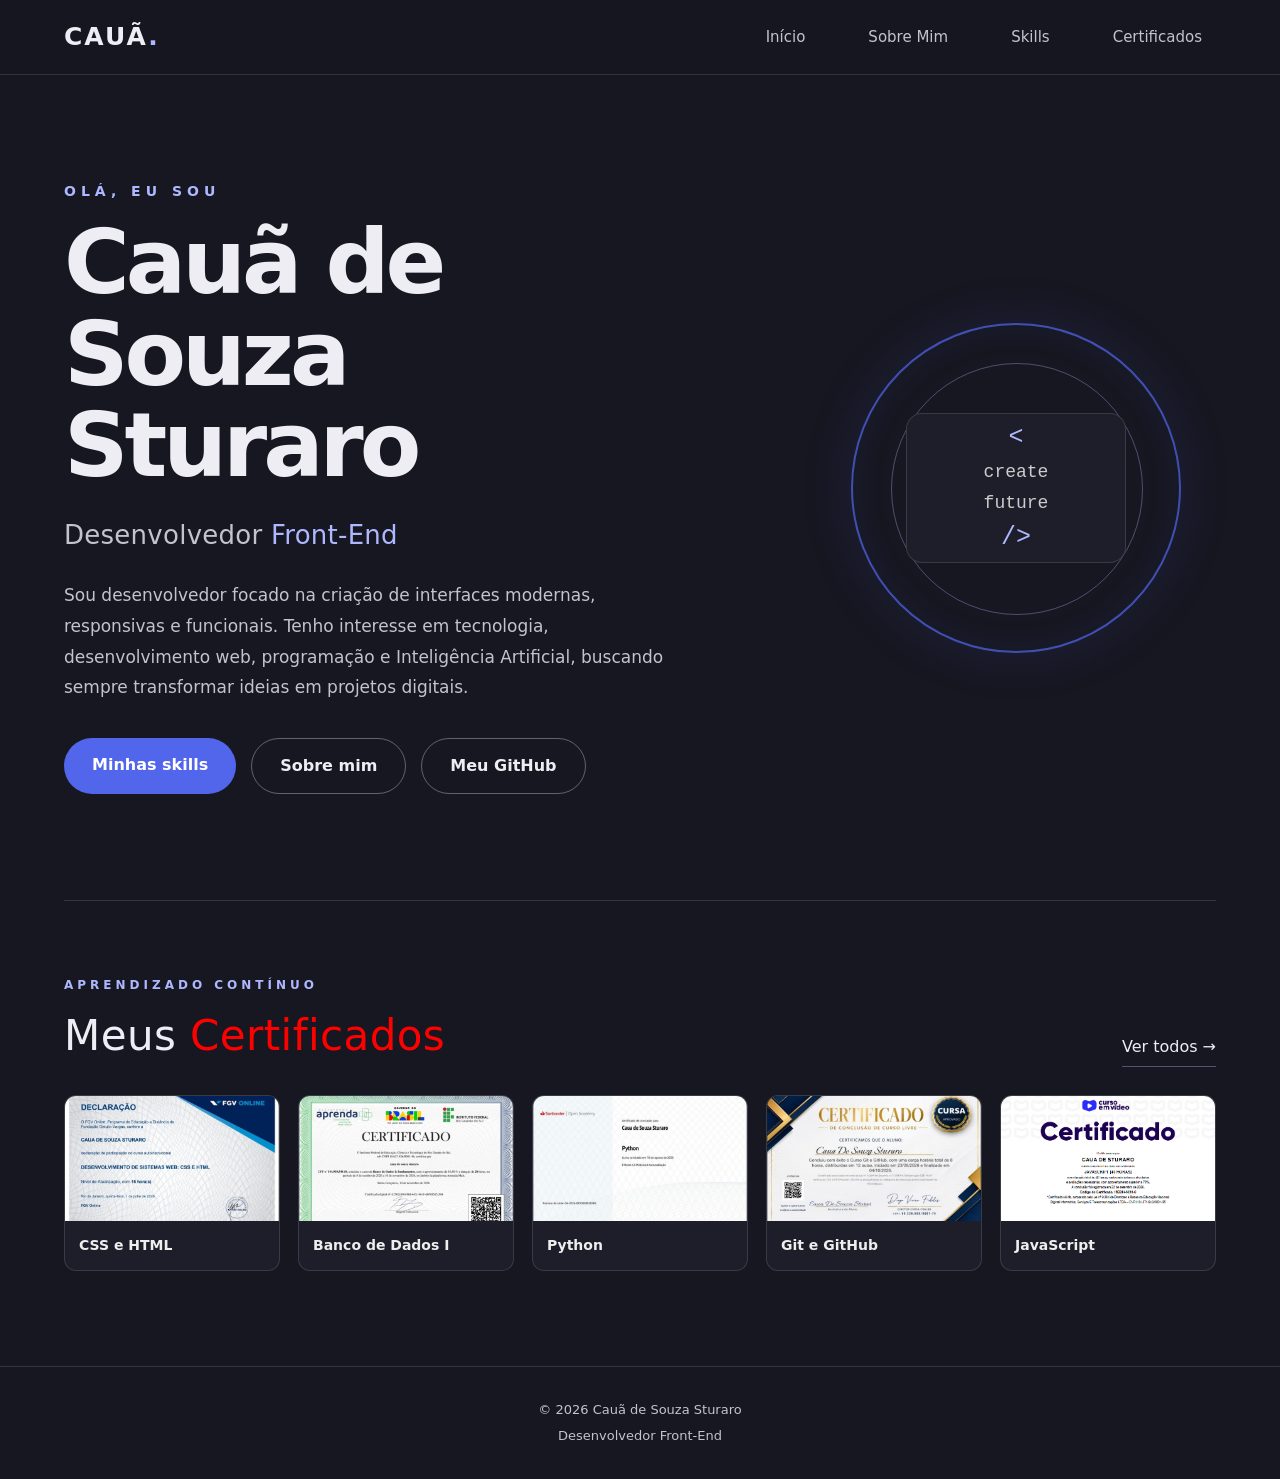
<file: Portifolio caua/index.html>
<!DOCTYPE html>
<html lang="pt-BR">
<head>
    <meta charset="UTF-8">
    <meta name="viewport" content="width=device-width, initial-scale=1.0">

    <title>Cauã de Souza Sturaro | Desenvolvedor Front-End</title>

    <link rel="stylesheet" href="style.css">
</head>

<body>

    <header>
        <nav class="navbar">

            <div class="logo">
                CAUÃ<span>.</span>
            </div>

            <ul class="nav-links">
                <li><a href="#inicio">Início</a></li>
                <li><a href="sobre.html">Sobre Mim</a></li>
                <li><a href="skills.html">Skills</a></li>
                <li><a href="certificados.html">Certificados</a></li>
            </ul>

        </nav>
    </header>


    <main>

        <section class="hero" id="inicio">

            <div class="hero-content">

                <p class="small-title">
                    OLÁ, EU SOU
                </p>

                <h1>
                    Cauã de Souza<br>
                    <span>Sturaro</span>
                </h1>

                <h2>
                    Desenvolvedor <span>Front-End</span>
                </h2>

                <p class="description">
                    Sou desenvolvedor focado na criação de interfaces modernas,
                    responsivas e funcionais. Tenho interesse em tecnologia,
                    desenvolvimento web, programação e Inteligência Artificial,
                    buscando sempre transformar ideias em projetos digitais.
                </p>

                <div class="buttons">
                    <a href="skills.html" class="btn-primary">Minhas skills</a>
                    <a href="sobre.html" class="btn-secondary">Sobre mim</a>
                    <a href="https://github.com/caua-gif11" target="_blank" rel="noopener noreferrer" class="btn-secondary">Meu GitHub</a>
                </div>
            </div>

            <div class="hero-decoration">

                <div class="circle"></div>

                <div class="code-box">
                    <span>&lt;</span>
                    <p>create</p>
                    <p>future</p>
                    <span>/&gt;</span>
                </div>

            </div>

        </section>





        <section class="certificates-preview" aria-labelledby="certificates-title">
            <div class="preview-heading">
                <div>
                    <p>APRENDIZADO CONTÍNUO</p>
                    <h2 id="certificates-title">Meus <span>Certificados</span></h2>
                </div>
                <a href="certificados.html">Ver todos →</a>
            </div>
            <div class="preview-grid">
                <a href="certificados.html" class="preview-card"><img src="certificados/fgv-css-html.jpg" alt="Certificado de CSS e HTML da FGV"><span>CSS e HTML</span></a>
                <a href="certificados.html" class="preview-card"><img src="certificados/banco-de-dados.jpg" alt="Certificado de Banco de Dados I do IFRS"><span>Banco de Dados I</span></a>
                <a href="certificados.html" class="preview-card"><img src="certificados/python-santander.jpg" alt="Certificado de Python do Santander"><span>Python</span></a>
                <a href="certificados.html" class="preview-card"><img src="certificados/git-github.jpg" alt="Certificado de Git e GitHub"><span>Git e GitHub</span></a>
                <a href="certificados.html" class="preview-card"><img src="certificados/javascript-curso-em-video.png" alt="Certificado de JavaScript, 40 horas"><span>JavaScript</span></a>
            </div>
        </section>
    </main>


    <footer>

        <p>
            © 2026 Cauã de Souza Sturaro
        </p>

        <p>
            Desenvolvedor Front-End
        </p>

    </footer>

</body>
</html>
</file>
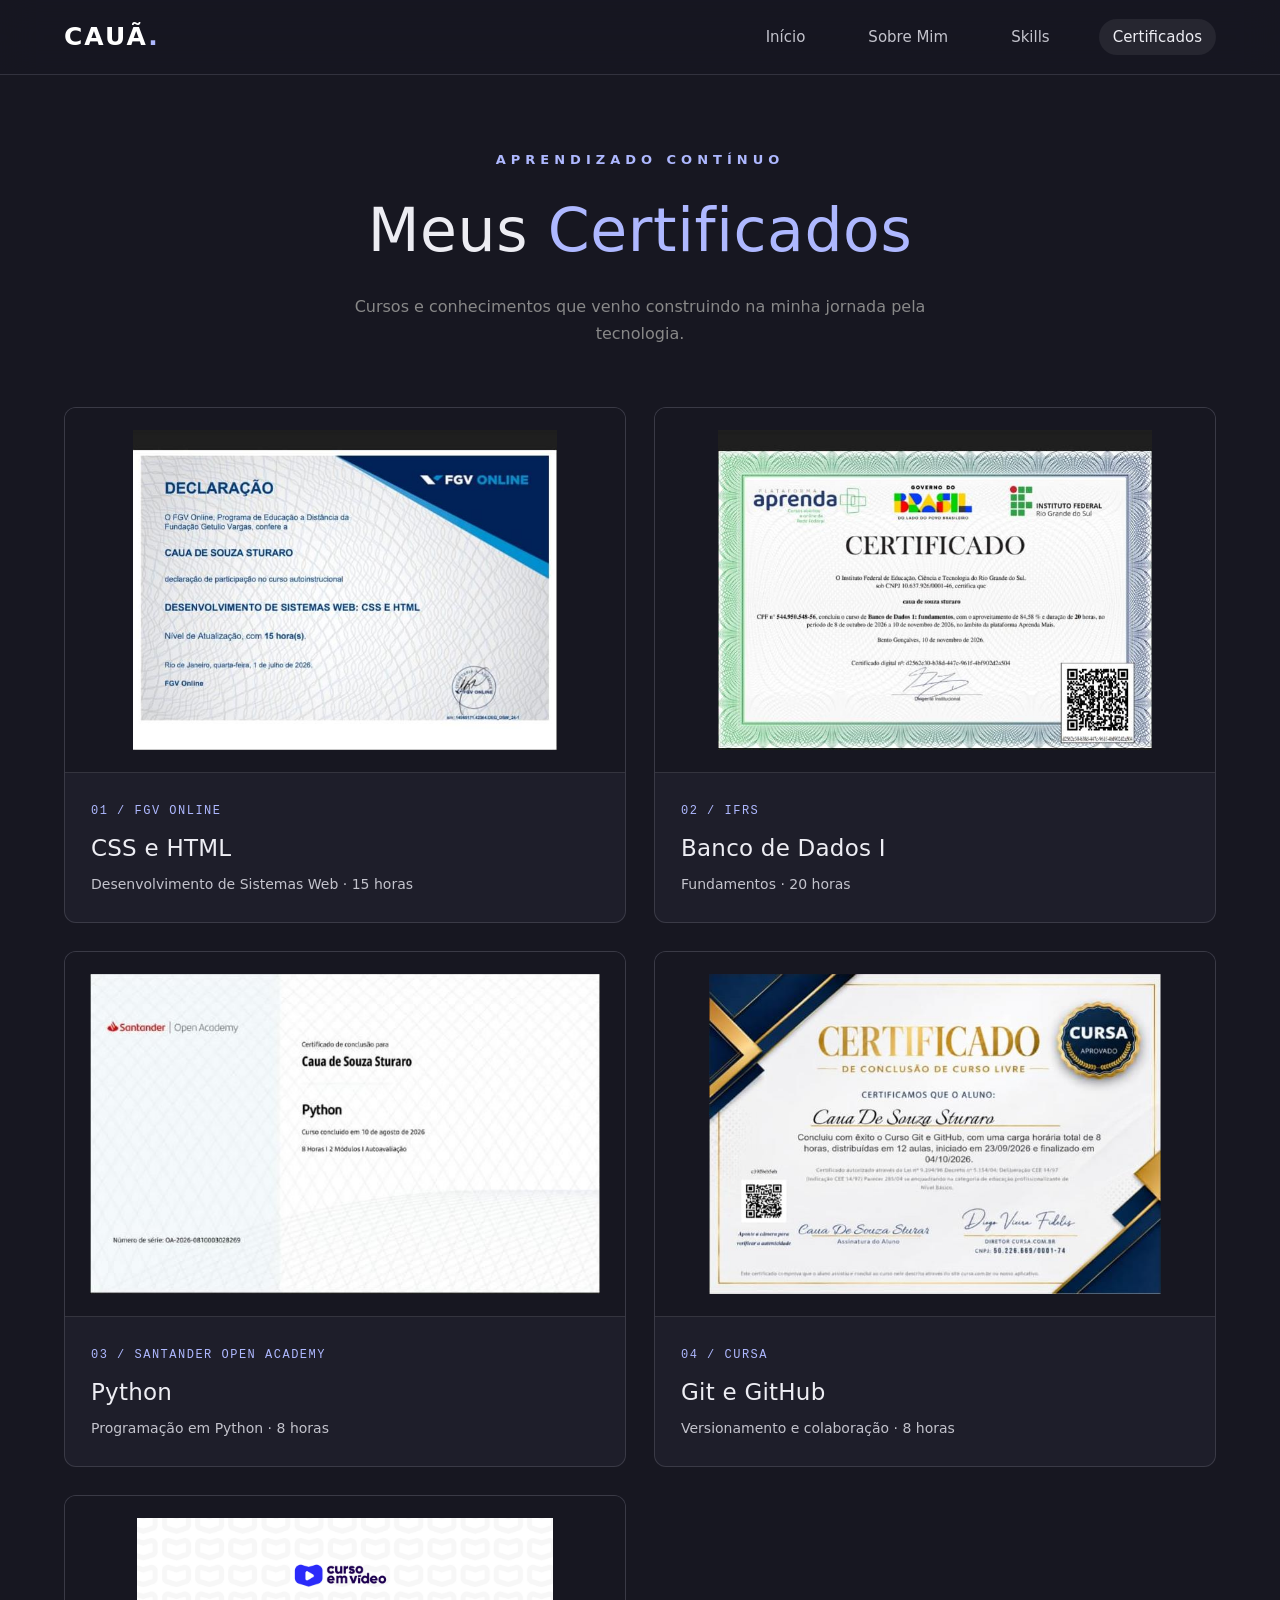
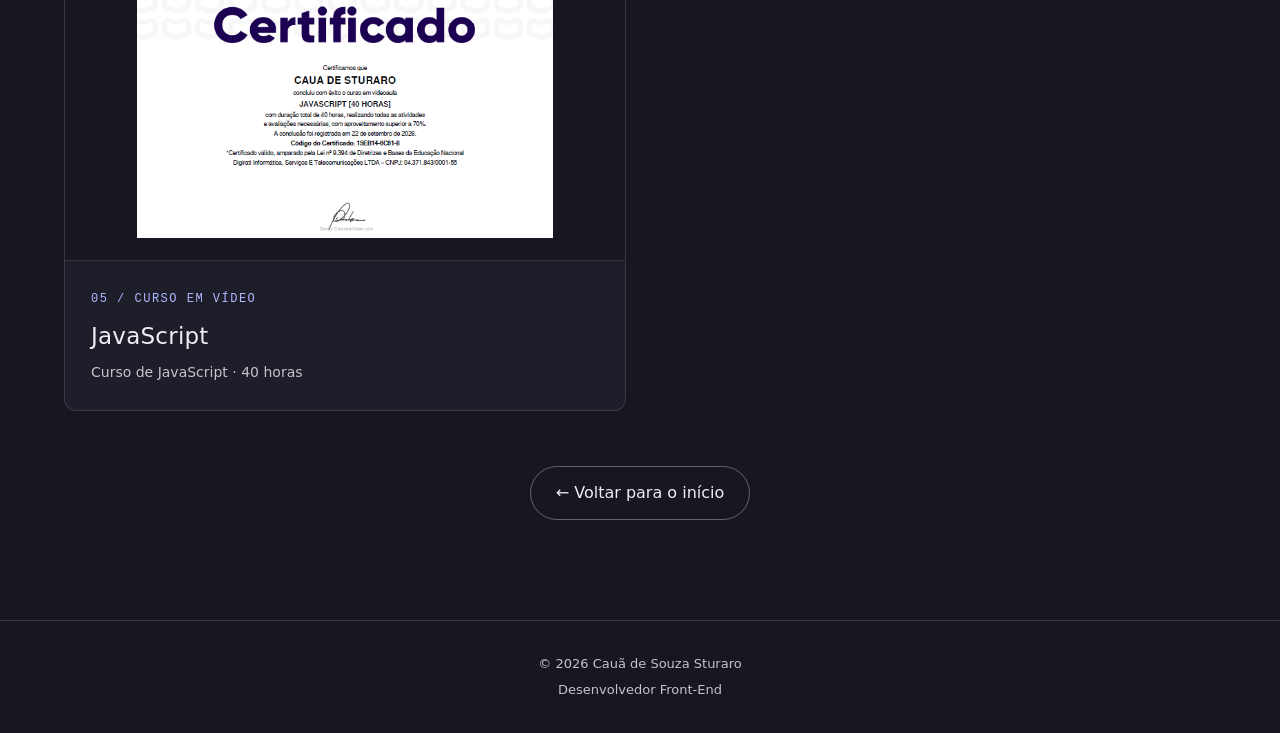
<file: Portifolio caua/certificados.html>
<!DOCTYPE html>
<html lang="pt-BR">
<head>
    <meta charset="UTF-8">
    <meta name="viewport" content="width=device-width, initial-scale=1.0">
    <meta name="description" content="Certificados e cursos concluídos por Cauã de Souza Sturaro.">
    <title>Cauã de Souza Sturaro | Certificados</title>
    <link rel="stylesheet" href="certificados.css">
</head>
<body>
    <header>
        <nav class="navbar" aria-label="Navegação principal">
            <a class="logo" href="index.html">CAUÃ<span>.</span></a>
            <ul class="nav-links">
                <li><a href="index.html">Início</a></li>
                <li><a href="sobre.html">Sobre Mim</a></li>
                <li><a href="skills.html">Skills</a></li>
                <li><a href="certificados.html" class="active" aria-current="page">Certificados</a></li>
            </ul>
        </nav>
    </header>

    <main class="certificates-section">
        <div class="section-title">
            <p>APRENDIZADO CONTÍNUO</p>
            <h1>Meus <span>Certificados</span></h1>
            <p class="subtitle">Cursos e conhecimentos que venho construindo na minha jornada pela tecnologia.</p>
        </div>

        <div class="certificates-grid">
            <article class="certificate-card">
                <a class="certificate-image" href="certificados/fgv-css-html.jpg" target="_blank" rel="noopener" aria-label="Abrir certificado de Desenvolvimento de Sistemas Web: CSS e HTML">
                    <img src="certificados/fgv-css-html.jpg" alt="Certificado FGV Online de Desenvolvimento de Sistemas Web: CSS e HTML">
                    <span class="image-hint">Ampliar certificado ↗</span>
                </a>
                <div class="certificate-info">
                    <span class="certificate-index">01 / FGV ONLINE</span>
                    <h2>CSS e HTML</h2>
                    <p>Desenvolvimento de Sistemas Web · 15 horas</p>
                </div>
            </article>

            <article class="certificate-card">
                <a class="certificate-image" href="certificados/banco-de-dados.jpg" target="_blank" rel="noopener" aria-label="Abrir certificado de Banco de Dados I: fundamentos">
                    <img src="certificados/banco-de-dados.jpg" alt="Certificado do IFRS para o curso Banco de Dados I: fundamentos">
                    <span class="image-hint">Ampliar certificado ↗</span>
                </a>
                <div class="certificate-info">
                    <span class="certificate-index">02 / IFRS</span>
                    <h2>Banco de Dados I</h2>
                    <p>Fundamentos · 20 horas</p>
                </div>
            </article>

            <article class="certificate-card">
                <a class="certificate-image" href="certificados/python-santander.jpg" target="_blank" rel="noopener" aria-label="Abrir certificado de Python">
                    <img src="certificados/python-santander.jpg" alt="Certificado Santander Open Academy de conclusão do curso Python">
                    <span class="image-hint">Ampliar certificado ↗</span>
                </a>
                <div class="certificate-info">
                    <span class="certificate-index">03 / SANTANDER OPEN ACADEMY</span>
                    <h2>Python</h2>
                    <p>Programação em Python · 8 horas</p>
                </div>
            </article>

            <article class="certificate-card">
                <a class="certificate-image" href="certificados/git-github.jpg" target="_blank" rel="noopener" aria-label="Abrir certificado de Git e GitHub">
                    <img src="certificados/git-github.jpg" alt="Certificado Cursa de conclusão do curso Git e GitHub">
                    <span class="image-hint">Ampliar certificado ↗</span>
                </a>
                <div class="certificate-info">
                    <span class="certificate-index">04 / CURSA</span>
                    <h2>Git e GitHub</h2>
                    <p>Versionamento e colaboração · 8 horas</p>
                </div>
            </article>
            <article class="certificate-card">
                <a class="certificate-image" href="certificados/javascript-curso-em-video-40-horas.pdf" target="_blank" rel="noopener" aria-label="Abrir certificado de JavaScript do Curso em Vídeo, 40 horas">
                    <img src="certificados/javascript-curso-em-video.png" alt="Certificado do Curso em Vídeo: JavaScript, 40 horas">
                    <span class="image-hint">Abrir certificado ↗</span>
                </a>
                <div class="certificate-info">
                    <span class="certificate-index">05 / CURSO EM VÍDEO</span>
                    <h2>JavaScript</h2>
                    <p>Curso de JavaScript · 40 horas</p>
                </div>
            </article>
        </div>

        <div class="back-button"><a href="index.html">← Voltar para o início</a></div>
    </main>

    <footer>
        <p>© 2026 Cauã de Souza Sturaro</p>
        <p>Desenvolvedor Front-End</p>
    </footer>
</body>
</html>
</file>
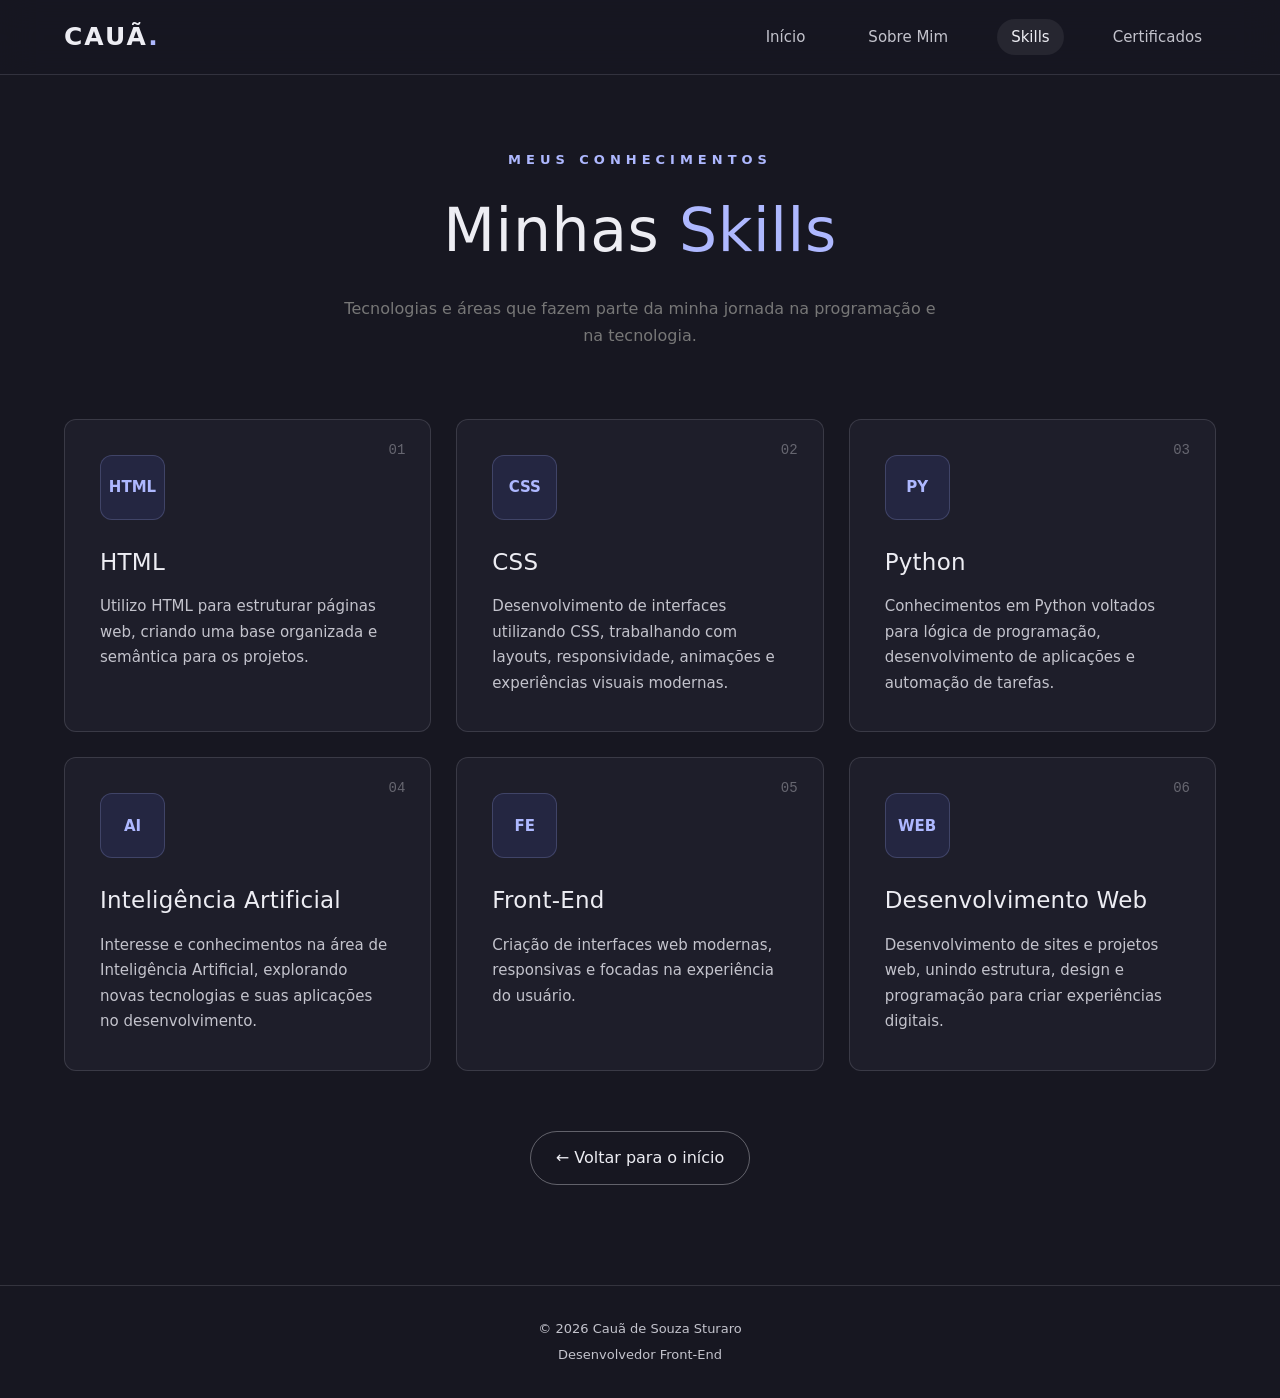
<file: Portifolio caua/skills.html>
<!DOCTYPE html>
<html lang="pt-BR">

<head>
    <meta charset="UTF-8">
    <meta name="viewport" content="width=device-width, initial-scale=1.0">

    <title>Cauã de Souza Sturaro | Skills</title>

    <link rel="stylesheet" href="skills.css">
</head>

<body>


    <header>

        <nav class="navbar">

            <div class="logo">
                CAUÃ<span>.</span>
            </div>

            <ul class="nav-links">
                <li>
                    <a href="index.html">Início</a>
                </li>

                <li>
                    <a href="sobre.html">Sobre Mim</a>
                </li>

                <li>
                    <a href="skills.html" class="active">Skills</a>
                </li>
                            <li><a href="certificados.html">Certificados</a></li>

            </ul>

        </nav>

    </header>



    <main>

        <section class="skills-section">

            <div class="section-title">

                <p>MEUS CONHECIMENTOS</p>

                <h1>
                    Minhas <span>Skills</span>
                </h1>

                <p class="subtitle">
                    Tecnologias e áreas que fazem parte da minha jornada
                    na programação e na tecnologia.
                </p>

            </div>



            <div class="skills-container">



                <div class="skill-card">

                    <div class="skill-number">
                        01
                    </div>

                    <div class="skill-icon">
                        HTML
                    </div>

                    <h2>
                        HTML
                    </h2>

                    <p>
                        Utilizo HTML para estruturar páginas web,
                        criando uma base organizada e semântica
                        para os projetos.
                    </p>

                </div>



                <div class="skill-card">

                    <div class="skill-number">
                        02
                    </div>

                    <div class="skill-icon">
                        CSS
                    </div>

                    <h2>
                        CSS
                    </h2>

                    <p>
                        Desenvolvimento de interfaces utilizando
                        CSS, trabalhando com layouts, responsividade,
                        animações e experiências visuais modernas.
                    </p>

                </div>


                <div class="skill-card">

                    <div class="skill-number">
                        03
                    </div>

                    <div class="skill-icon">
                        PY
                    </div>

                    <h2>
                        Python
                    </h2>

                    <p>
                        Conhecimentos em Python voltados para lógica
                        de programação, desenvolvimento de aplicações
                        e automação de tarefas.
                    </p>

                </div>


                <div class="skill-card">

                    <div class="skill-number">
                        04
                    </div>

                    <div class="skill-icon">
                        AI
                    </div>

                    <h2>
                        Inteligência Artificial
                    </h2>

                    <p>
                        Interesse e conhecimentos na área de
                        Inteligência Artificial, explorando novas
                        tecnologias e suas aplicações no desenvolvimento.
                    </p>

                </div>



                <div class="skill-card">

                    <div class="skill-number">
                        05
                    </div>

                    <div class="skill-icon">
                        FE
                    </div>

                    <h2>
                        Front-End
                    </h2>

                    <p>
                        Criação de interfaces web modernas,
                        responsivas e focadas na experiência
                        do usuário.
                    </p>

                </div>



                <div class="skill-card">

                    <div class="skill-number">
                        06
                    </div>

                    <div class="skill-icon">
                        WEB
                    </div>

                    <h2>
                        Desenvolvimento Web
                    </h2>

                    <p>
                        Desenvolvimento de sites e projetos web,
                        unindo estrutura, design e programação
                        para criar experiências digitais.
                    </p>

                </div>

            </div>


            <div class="back-button">

                <a href="index.html">
                    ← Voltar para o início
                </a>

            </div>

        </section>

    </main>



    <footer>

        <p>
            © 2026 Cauã de Souza Sturaro
        </p>

        <p>
            Desenvolvedor Front-End
        </p>

    </footer>

</body>

</html>
</file>
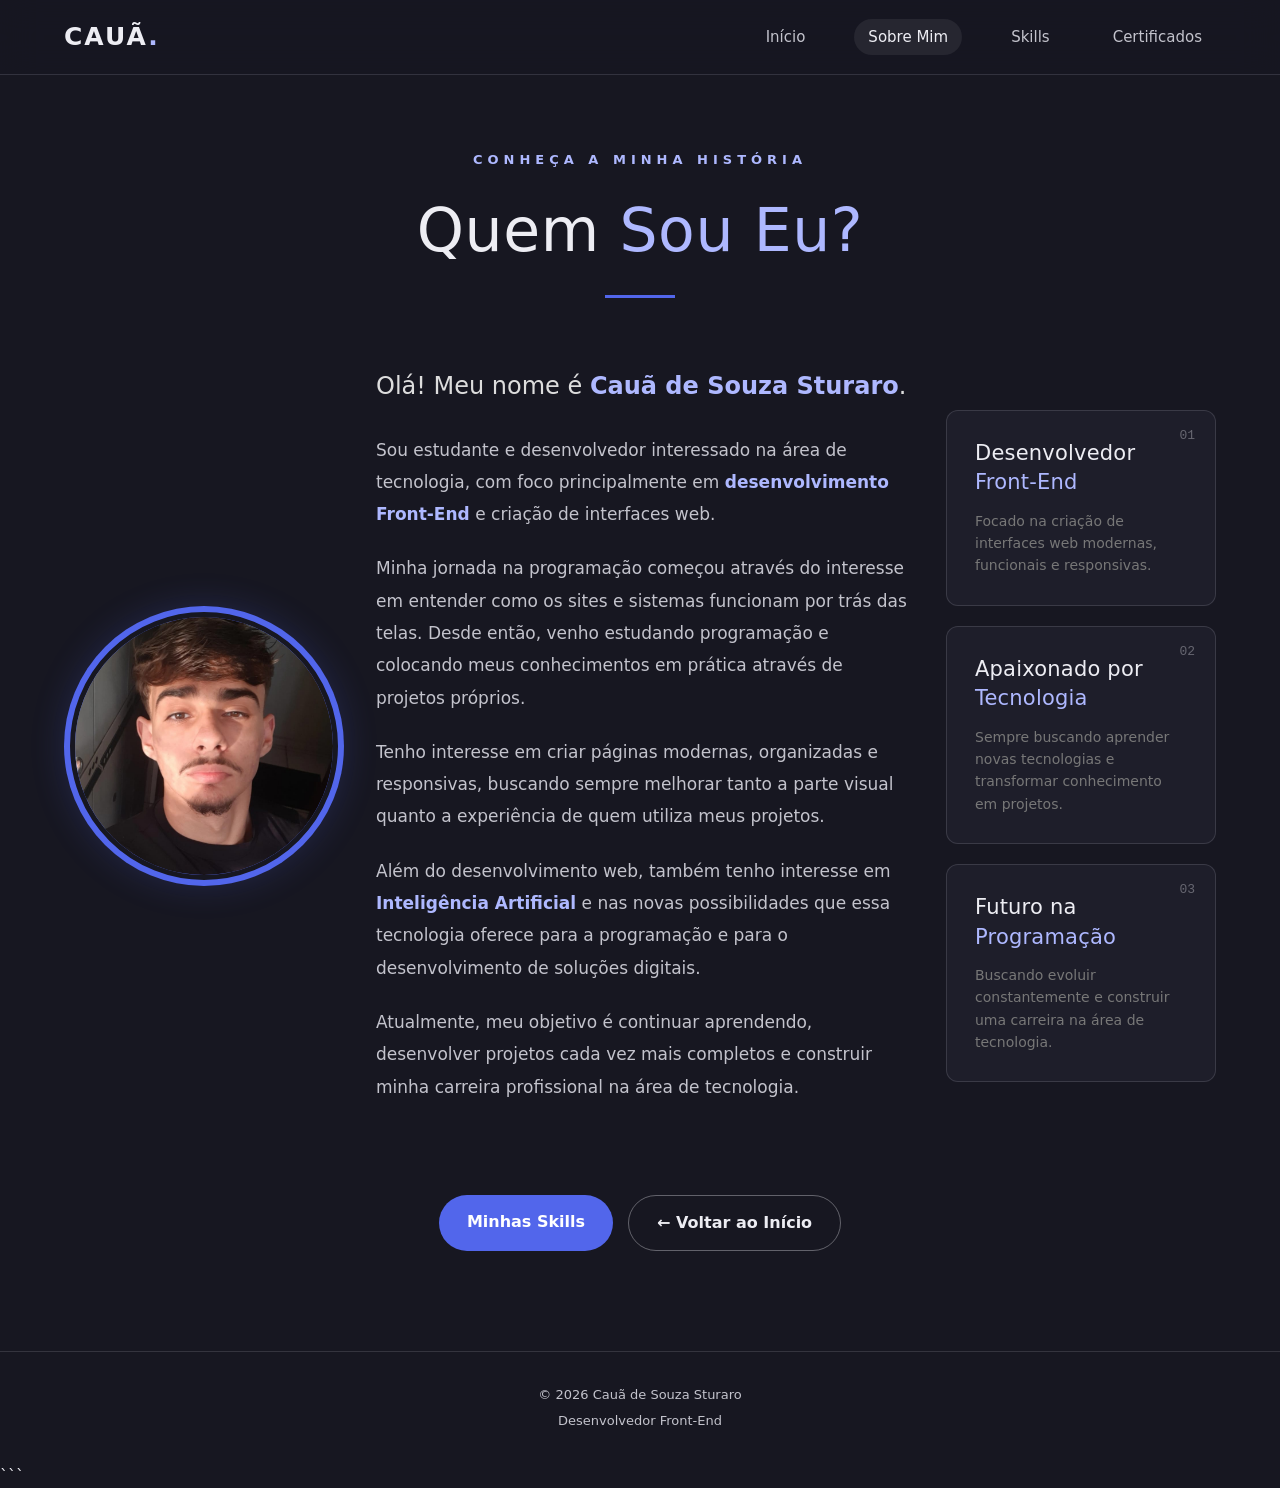
<file: Portifolio caua/sobre.html>
<!DOCTYPE html>
<html lang="pt-BR">

<head>
    <meta charset="UTF-8">
    <meta name="viewport" content="width=device-width, initial-scale=1.0">

    <title>Cauã de Souza Sturaro | Sobre Mim</title>

    <link rel="stylesheet" href="sobre.css">
</head>

<body>


    <header>

        <nav class="navbar">

            <div class="logo">
                CAUÃ<span>.</span>
            </div>

            <ul class="nav-links">

                <li>
                    <a href="index.html">Início</a>
                </li>

                <li>
                    <a href="sobre.html" class="active">Sobre Mim</a>
                </li>

                <li>
                    <a href="skills.html">Skills</a>
                </li>

                            <li><a href="certificados.html">Certificados</a></li>

            </ul>

        </nav>

    </header>


    <!-- SOBRE MIM -->

    <main>

        <section class="about-section">

            <div class="about-title">

                <p>CONHEÇA A MINHA HISTÓRIA</p>

                <h1>
                    Quem <span>Sou Eu?</span>
                </h1>

                <div class="red-line"></div>

            </div>


            <div class="about-container">

                
            <div class="about-photo">

    <div class="photo-circle">
        <img src="Foto minha.jpeg" alt="Foto de Cauã de Souza Sturaro">
    </div>

</div>


                <div class="about-text">

                    <p class="intro">
                        Olá! Meu nome é
                        <strong>Cauã de Souza Sturaro</strong>.
                    </p>

                    <p>
                        Sou estudante e desenvolvedor interessado na área
                        de tecnologia, com foco principalmente em
                        <strong>desenvolvimento Front-End</strong> e
                        criação de interfaces web.
                    </p>

                    <p>
                        Minha jornada na programação começou através do
                        interesse em entender como os sites e sistemas
                        funcionam por trás das telas. Desde então, venho
                        estudando programação e colocando meus conhecimentos
                        em prática através de projetos próprios.
                    </p>

                    <p>
                        Tenho interesse em criar páginas modernas,
                        organizadas e responsivas, buscando sempre melhorar
                        tanto a parte visual quanto a experiência de quem
                        utiliza meus projetos.
                    </p>

                    <p>
                        Além do desenvolvimento web, também tenho interesse
                        em <strong>Inteligência Artificial</strong> e nas
                        novas possibilidades que essa tecnologia oferece
                        para a programação e para o desenvolvimento de
                        soluções digitais.
                    </p>

                    <p>
                        Atualmente, meu objetivo é continuar aprendendo,
                        desenvolver projetos cada vez mais completos e
                        construir minha carreira profissional na área de
                        tecnologia.
                    </p>

                </div>


                <!-- LADO DIREITO -->

                <div class="about-highlight">

                    <div class="highlight-box">

                        <span class="number">01</span>

                        <h2>
                            Desenvolvedor
                            <span>Front-End</span>
                        </h2>

                        <p>
                            Focado na criação de interfaces web modernas,
                            funcionais e responsivas.
                        </p>

                    </div>


                    <div class="highlight-box">

                        <span class="number">02</span>

                        <h2>
                            Apaixonado por
                            <span>Tecnologia</span>
                        </h2>

                        <p>
                            Sempre buscando aprender novas tecnologias
                            e transformar conhecimento em projetos.
                        </p>

                    </div>


                    <div class="highlight-box">

                        <span class="number">03</span>

                        <h2>
                            Futuro na
                            <span>Programação</span>
                        </h2>

                        <p>
                            Buscando evoluir constantemente e construir
                            uma carreira na área de tecnologia.
                        </p>

                    </div>

                </div>

            </div>



            <div class="about-buttons">

                <a href="skills.html" class="btn-primary">
                    Minhas Skills
                </a>

                <a href="index.html" class="btn-secondary">
                    ← Voltar ao Início
                </a>

            </div>

        </section>

    </main>



    <footer>

        <p>
            © 2026 Cauã de Souza Sturaro
        </p>

        <p>
            Desenvolvedor Front-End
        </p>

    </footer>

</body>

</html>
```
</file>
<file: Portifolio caua/style.css>
* {
    margin: 0;
    padding: 0;
    box-sizing: border-box;
    scroll-behavior: smooth;
}

body {
    font-family: Arial, Helvetica, sans-serif;
    background: #050505;
    color: white;
}




header {
    position: fixed;
    top: 0;
    left: 0;

    width: 100%;
    height: 75px;

    background: rgba(5, 5, 5, 0.92);

    border-bottom: 1px solid rgba(255, 0, 0, 0.15);

    z-index: 1000;
}

.navbar {
    width: 90%;
    max-width: 1200px;

    height: 100%;

    margin: auto;

    display: flex;
    align-items: center;
    justify-content: space-between;
}

.logo {
    font-size: 25px;
    font-weight: bold;
    letter-spacing: 2px;
}

.logo span {
    color: #ff0000;
}

.nav-links {
    display: flex;
    gap: 35px;

    list-style: none;
}

.nav-links a {
    color: #ddd;

    text-decoration: none;

    font-size: 15px;

    transition: 0.3s;
}

.nav-links a:hover {
    color: #ff0000;
}




.hero {
    min-height: 100vh;

    width: 90%;
    max-width: 1200px;

    margin: auto;

    display: flex;
    align-items: center;
    justify-content: space-between;

    padding-top: 75px;

    position: relative;
}



.hero-content {
    width: 650px;

    position: relative;
    z-index: 2;
}

.small-title {
    color: #ff1a1a;

    font-size: 14px;

    font-weight: bold;

    letter-spacing: 5px;

    margin-bottom: 15px;
}

.hero h1 {
    font-size: clamp(50px, 7vw, 90px);

    line-height: 0.95;

    margin-bottom: 25px;

    letter-spacing: -3px;
}

.hero h1 span {
    color: #ff0000;

    text-shadow:
        0 0 10px rgba(255, 0, 0, 0.4);
}

.hero h2 {
    font-size: 26px;

    margin-bottom: 25px;

    color: #ddd;
}

.hero h2 span {
    color: #ff0000;
}

.description {
    max-width: 600px;

    color: #999;

    font-size: 17px;

    line-height: 1.8;

    margin-bottom: 35px;
}




.buttons {
    display: flex;
    gap: 15px;
}

.btn-primary,
.btn-secondary {
    padding: 15px 28px;

    text-decoration: none;

    font-weight: bold;

    border-radius: 5px;

    transition: 0.3s;
}




.btn-primary {
    background: #e60000;

    color: white;

    box-shadow:
        0 0 20px rgba(255, 0, 0, 0.25);
}

.btn-primary:hover {
    background: #ff0000;

    transform: translateY(-3px);

    box-shadow:
        0 0 30px rgba(255, 0, 0, 0.5);
}




.btn-secondary {
    border: 1px solid #444;

    color: white;
}

.btn-secondary:hover {
    border-color: #ff0000;

    color: #ff0000;

    transform: translateY(-3px);
}




.hero-decoration {
    width: 400px;
    height: 400px;

    position: relative;

    display: flex;
    align-items: center;
    justify-content: center;
}

.circle {
    position: absolute;

    width: 330px;
    height: 330px;

    border-radius: 50%;

    border: 2px solid #ff0000;

    box-shadow:
        0 0 30px rgba(255, 0, 0, 0.2),
        inset 0 0 30px rgba(255, 0, 0, 0.1);

    animation: pulse 3s infinite;
}

.circle::before {
    content: "";

    position: absolute;

    width: 250px;
    height: 250px;

    border-radius: 50%;

    border: 1px solid #8b0000;

    top: 38px;
    left: 38px;
}



.code-box {
    position: relative;

    width: 220px;
    height: 150px;

    background: #0d0d0d;

    border: 1px solid #333;

    border-radius: 8px;

    box-shadow:
        0 0 35px rgba(255, 0, 0, 0.15);

    display: flex;

    align-items: center;

    justify-content: center;

    flex-direction: column;

    font-family: monospace;

    z-index: 2;
}

.code-box span {
    color: #ff0000;

    font-size: 25px;
}

.code-box p {
    color: #ccc;

    font-size: 18px;

    margin: 2px;
}



@keyframes pulse {

    0% {
        transform: scale(1);
        box-shadow:
            0 0 30px rgba(255, 0, 0, 0.2);
    }

    50% {
        transform: scale(1.04);
        box-shadow:
            0 0 50px rgba(255, 0, 0, 0.35);
    }

    100% {
        transform: scale(1);
        box-shadow:
            0 0 30px rgba(255, 0, 0, 0.2);
    }

}




.about {
    min-height: 80vh;

    padding: 120px 5%;

    background:
        linear-gradient(
            180deg,
            #050505,
            #0b0000
        );
}

.section-title {
    text-align: center;

    margin-bottom: 60px;
}

.section-title p {
    color: #ff0000;

    font-size: 13px;

    letter-spacing: 4px;

    margin-bottom: 10px;
}

.section-title h2 {
    font-size: 45px;
}

.section-title h2 span {
    color: #ff0000;
}

.about-content {
    max-width: 850px;

    margin: auto;
}

.about-card {
    background: #0d0d0d;

    border: 1px solid #222;

    border-left: 3px solid #ff0000;

    padding: 40px;

    border-radius: 8px;

    box-shadow:
        0 10px 40px rgba(0, 0, 0, 0.5);
}

.about-card h3 {
    font-size: 27px;

    margin-bottom: 25px;
}

.about-card p {
    color: #999;

    line-height: 1.8;

    margin-bottom: 18px;
}

.about-card strong {
    color: white;
}



.skills-placeholder {
    min-height: 50vh;

    padding: 120px 20px;

    text-align: center;

    background: #050505;
}

.skills-placeholder > p:first-child {
    color: #ff0000;

    letter-spacing: 4px;

    font-size: 13px;
}

.skills-placeholder h2 {
    font-size: 45px;

    margin: 15px 0;
}

.skills-placeholder h2 span {
    color: #ff0000;
}

.skills-placeholder p:last-child {
    color: #777;
}



footer {
    padding: 30px;

    background: #030303;

    border-top: 1px solid #1a1a1a;

    text-align: center;

    color: #666;

    font-size: 13px;

    line-height: 2;
}



@media (max-width: 850px) {

    .nav-links {
        display: none;
    }

    .hero {
        text-align: center;

        justify-content: center;
    }

    .hero-content {
        width: 100%;
    }

    .hero h1 {
        font-size: 55px;
    }

    .description {
        margin-left: auto;
        margin-right: auto;
    }

    .buttons {
        justify-content: center;
        flex-wrap: wrap;
    }

    .hero-decoration {
        display: none;
    }

    .about {
        padding: 100px 20px;
    }

    .about-card {
        padding: 25px;
    }

}

.btn-github {
    padding: 15px 28px;
    text-decoration: none;
    font-weight: bold;
    border-radius: 5px;

    color: white;
    background: #8b0000;

    border: 1px solid #ff0000;

    transition: 0.3s;
}

.btn-github:hover {
    background: #ff0000;
    transform: translateY(-3px);

    box-shadow: 0 0 30px rgba(255, 0, 0, 0.5);
}
.certificates-preview { width: 90%; max-width: 1200px; margin: 0 auto; padding: 75px 0 95px; }
.preview-heading { display: flex; align-items: end; justify-content: space-between; gap: 20px; margin-bottom: 28px; }
.preview-heading p { color: #ff0000; font-size: 12px; font-weight: bold; letter-spacing: 4px; margin-bottom: 10px; }
.preview-heading h2 { font-size: clamp(30px, 4vw, 42px); }
.preview-heading h2 span { color: #ff0000; }
.preview-heading > a { color: #ddd; text-decoration: none; border-bottom: 1px solid #550000; padding-bottom: 7px; transition: .25s; }
.preview-heading > a:hover { color: #ff0000; border-color: #ff0000; }
.preview-grid { display: grid; grid-template-columns: repeat(4, 1fr); gap: 18px; }
.preview-card { overflow: hidden; border: 1px solid #242424; border-radius: 8px; background: #0d0d0d; color: #eee; text-decoration: none; transition: .3s; }
.preview-card:hover { transform: translateY(-5px); border-color: #550000; box-shadow: 0 12px 30px rgba(255,0,0,.12); }
.preview-card img { display: block; width: 100%; height: 125px; object-fit: cover; background: #080808; }
.preview-card span { display: block; padding: 14px; font-weight: bold; font-size: 14px; }
@media (max-width: 850px) { .preview-grid { grid-template-columns: repeat(2, 1fr); } .certificates-preview { padding: 55px 0 70px; } }

/* Visual system inspired by DESIGN.md, adapted to Cauã's portfolio */
:root { --canvas: #171721; --surface: #1e1e2a; --surface-raised: #272735; --accent: #5266eb; --accent-soft: #aeb8ff; --text: #ededf3; --muted: #c3c3cc; --line: rgba(226, 227, 237, .14); }
html { scroll-padding-top: 88px; }
body { font-family: Inter, ui-sans-serif, system-ui, -apple-system, BlinkMacSystemFont, "Segoe UI", sans-serif; background: var(--canvas); color: var(--text); line-height: 1.5; }
header { background: rgba(23, 23, 33, .82); border-bottom: 1px solid var(--line); backdrop-filter: blur(18px); -webkit-backdrop-filter: blur(18px); }
.logo span, .hero h1 span, .hero h2 span, .section-title h1 span, .about-title h1 span, .section-title h2 span, .section-title p:first-child, .about-title p, .small-title, .certificate-index { color: var(--accent-soft); text-shadow: none; }
.nav-links a { color: var(--muted); padding: 9px 14px; border-radius: 40px; transition: color .2s, background .2s; }
.nav-links a:hover, .nav-links .active { color: var(--text); background: rgba(255,255,255,.07); }
.hero h1 { line-height: 1.02; letter-spacing: -.045em; font-weight: 560; }
.hero h1 span { color: var(--text); }
.hero h2 { color: var(--muted); font-weight: 450; }
.description, .about-text p, .skill-card p, .certificate-info p { color: var(--muted); }
.btn-primary, .btn-secondary, .back-button a { border-radius: 999px; box-shadow: none; }
.btn-primary { background: var(--accent); color: #fff; }
.btn-primary:hover { background: #6476f0; box-shadow: none; }
.btn-secondary, .back-button a { border: 1px solid rgba(237,237,243,.35); color: var(--text); }
.btn-secondary:hover, .back-button a:hover { color: #fff; border-color: var(--accent-soft); background: rgba(82,102,235,.12); box-shadow: none; }
.circle { border-color: rgba(82,102,235,.72); box-shadow: 0 0 55px rgba(82,102,235,.12), inset 0 0 35px rgba(82,102,235,.08); animation: none; }
.circle::before { border-color: rgba(174,184,255,.35); }
.code-box, .skill-card, .highlight-box, .certificate-card, .preview-card, .about-card { background: var(--surface); border: 1px solid var(--line); border-radius: 12px; box-shadow: none; }
.code-box { border-radius: 16px; }
.code-box span, .skill-icon { color: var(--accent-soft); }
.skill-icon { background: rgba(82,102,235,.12); border-color: rgba(174,184,255,.2); border-radius: 12px; }
.skill-card::before { background: var(--accent); }
.skill-card:hover, .certificate-card:hover, .preview-card:hover, .highlight-box:hover { border-color: rgba(174,184,255,.45); box-shadow: none; }
.skill-card:hover { transform: translateY(-4px); }
.highlight-box { border-left: 1px solid var(--line); }
.highlight-box:hover { transform: translateY(-3px); }
.highlight-box h2 span, .about-text strong { color: var(--accent-soft); }
.number, .skill-number { color: rgba(237,237,243,.35); }
.photo-circle { background: var(--accent); box-shadow: 0 0 35px rgba(82,102,235,.2); }
.photo-circle img { border-color: var(--canvas); }
.certificates-preview { border-top: 1px solid var(--line); }
.preview-heading p { color: var(--accent-soft); }
.preview-heading > a { color: var(--text); border-color: rgba(174,184,255,.38); }
.preview-heading > a:hover { color: var(--accent-soft); border-color: var(--accent-soft); }
.preview-card img { background: var(--surface-raised); }
.certificate-image { background: var(--canvas); border-color: var(--line); }
.image-hint { border-radius: 999px; background: rgba(23,23,33,.92); color: var(--text); }
footer { background: var(--canvas); color: var(--muted); border-top: 1px solid var(--line); }
@media (max-width: 850px) {
  header { height: 72px; }
  .navbar { width: 94%; }
  .nav-links { display: flex !important; gap: 4px; max-width: calc(100% - 76px); overflow-x: auto; white-space: nowrap; scrollbar-width: none; }
  .nav-links::-webkit-scrollbar { display: none; }
  .nav-links a { font-size: 12px; padding: 8px 10px; }
  .hero { min-height: 88vh; padding-top: 88px; }
  .hero h1 { font-size: clamp(48px, 10vw, 68px); }
}
@media (prefers-reduced-motion: reduce) { *, *::before, *::after { scroll-behavior: auto !important; animation-duration: .01ms !important; animation-iteration-count: 1 !important; transition-duration: .01ms !important; } }
a:focus-visible { outline: 2px solid var(--accent-soft); outline-offset: 4px; }
h1, h2, h3 { font-weight: 520; letter-spacing: .01em; }

.preview-grid { grid-template-columns: repeat(5, minmax(0, 1fr)); }
@media (max-width: 850px) { .preview-grid { grid-template-columns: repeat(2, minmax(0, 1fr)); } }
</file>
<file: Portifolio caua/certificados.css>
* { margin: 0; padding: 0; box-sizing: border-box; scroll-behavior: smooth; }
body { font-family: Arial, Helvetica, sans-serif; background: radial-gradient(circle at top right, #250000, #050505 45%); color: white; min-height: 100vh; }
header { position: fixed; inset: 0 0 auto; width: 100%; height: 75px; background: rgba(5, 5, 5, .94); border-bottom: 1px solid rgba(255, 0, 0, .2); z-index: 1000; backdrop-filter: blur(12px); }
.navbar { width: 90%; max-width: 1200px; height: 100%; margin: auto; display: flex; align-items: center; justify-content: space-between; }
.logo { color: white; text-decoration: none; font-size: 25px; font-weight: bold; letter-spacing: 2px; }
.logo span { color: #ff0000; }
.nav-links { display: flex; gap: 35px; list-style: none; }
.nav-links a { color: #aaa; text-decoration: none; font-size: 15px; transition: color .3s; }
.nav-links a:hover, .nav-links .active { color: #ff0000; }
.certificates-section { width: 90%; max-width: 1200px; margin: auto; padding: 150px 0 100px; }
.section-title { text-align: center; margin-bottom: 60px; }
.section-title > p:first-child { color: #ff0000; font-size: 13px; font-weight: bold; letter-spacing: 5px; margin-bottom: 15px; }
.section-title h1 { font-size: clamp(42px, 6vw, 60px); margin-bottom: 18px; }
.section-title h1 span { color: #ff0000; text-shadow: 0 0 20px rgba(255, 0, 0, .4); }
.subtitle { max-width: 620px; margin: auto; color: #888; line-height: 1.7; font-size: 16px; }
.certificates-grid { display: grid; grid-template-columns: repeat(2, minmax(0, 1fr)); gap: 28px; }
.certificate-card { overflow: hidden; border: 1px solid #242424; border-radius: 10px; background: linear-gradient(145deg, #111, #080808); transition: transform .3s, border-color .3s, box-shadow .3s; }
.certificate-card:hover { transform: translateY(-6px); border-color: #550000; box-shadow: 0 15px 40px rgba(255, 0, 0, .12); }
.certificate-image { position: relative; display: flex; align-items: center; justify-content: center; min-height: 245px; padding: 22px; background: #090909; border-bottom: 1px solid #222; overflow: hidden; }
.certificate-image img { display: block; width: 100%; max-height: 320px; object-fit: contain; transition: transform .35s; }
.certificate-card:hover .certificate-image img { transform: scale(1.025); }
.image-hint { position: absolute; right: 14px; bottom: 14px; padding: 8px 11px; border-radius: 4px; background: rgba(5, 5, 5, .88); color: #eee; font-size: 12px; opacity: 0; transform: translateY(4px); transition: .25s; }
.certificate-card:hover .image-hint, .certificate-image:focus-visible .image-hint { opacity: 1; transform: translateY(0); }
.certificate-info { padding: 24px 26px 26px; }
.certificate-index { color: #ff3333; font: 12px monospace; letter-spacing: 1.5px; }
.certificate-info h2 { margin: 10px 0 8px; font-size: 23px; }
.certificate-info p { color: #888; line-height: 1.6; font-size: 14px; }
.back-button { display: flex; justify-content: center; margin-top: 55px; }
.back-button a { display: inline-block; padding: 14px 25px; border: 1px solid #333; border-radius: 5px; color: #ddd; text-decoration: none; transition: .3s; }
.back-button a:hover { color: #ff0000; border-color: #ff0000; box-shadow: 0 0 20px rgba(255, 0, 0, .15); }
footer { padding: 30px; background: #030303; border-top: 1px solid #1a1a1a; text-align: center; color: #555; font-size: 13px; line-height: 2; }
@media (max-width: 700px) { .nav-links { gap: 16px; } .nav-links a { font-size: 13px; } .certificates-section { padding-top: 125px; } .certificates-grid { grid-template-columns: 1fr; gap: 20px; } .certificate-image { min-height: 210px; padding: 16px; } .certificate-image img { max-height: 280px; } }
@media (max-width: 480px) { .navbar { width: 92%; } .logo { font-size: 21px; } .nav-links { gap: 10px; } .nav-links a { font-size: 11px; } .certificates-section { width: 92%; } .section-title > p:first-child { letter-spacing: 3px; } .certificate-info { padding: 20px; } }

/* Visual system inspired by DESIGN.md, adapted to Cauã's portfolio */
:root { --canvas: #171721; --surface: #1e1e2a; --surface-raised: #272735; --accent: #5266eb; --accent-soft: #aeb8ff; --text: #ededf3; --muted: #c3c3cc; --line: rgba(226, 227, 237, .14); }
html { scroll-padding-top: 88px; }
body { font-family: Inter, ui-sans-serif, system-ui, -apple-system, BlinkMacSystemFont, "Segoe UI", sans-serif; background: var(--canvas); color: var(--text); line-height: 1.5; }
header { background: rgba(23, 23, 33, .82); border-bottom: 1px solid var(--line); backdrop-filter: blur(18px); -webkit-backdrop-filter: blur(18px); }
.logo span, .hero h1 span, .hero h2 span, .section-title h1 span, .about-title h1 span, .section-title h2 span, .section-title p:first-child, .about-title p, .small-title, .certificate-index { color: var(--accent-soft); text-shadow: none; }
.nav-links a { color: var(--muted); padding: 9px 14px; border-radius: 40px; transition: color .2s, background .2s; }
.nav-links a:hover, .nav-links .active { color: var(--text); background: rgba(255,255,255,.07); }
.hero h1 { line-height: 1.02; letter-spacing: -.045em; font-weight: 560; }
.hero h1 span { color: var(--text); }
.hero h2 { color: var(--muted); font-weight: 450; }
.description, .about-text p, .skill-card p, .certificate-info p { color: var(--muted); }
.btn-primary, .btn-secondary, .back-button a { border-radius: 999px; box-shadow: none; }
.btn-primary { background: var(--accent); color: #fff; }
.btn-primary:hover { background: #6476f0; box-shadow: none; }
.btn-secondary, .back-button a { border: 1px solid rgba(237,237,243,.35); color: var(--text); }
.btn-secondary:hover, .back-button a:hover { color: #fff; border-color: var(--accent-soft); background: rgba(82,102,235,.12); box-shadow: none; }
.circle { border-color: rgba(82,102,235,.72); box-shadow: 0 0 55px rgba(82,102,235,.12), inset 0 0 35px rgba(82,102,235,.08); animation: none; }
.circle::before { border-color: rgba(174,184,255,.35); }
.code-box, .skill-card, .highlight-box, .certificate-card, .preview-card, .about-card { background: var(--surface); border: 1px solid var(--line); border-radius: 12px; box-shadow: none; }
.code-box { border-radius: 16px; }
.code-box span, .skill-icon { color: var(--accent-soft); }
.skill-icon { background: rgba(82,102,235,.12); border-color: rgba(174,184,255,.2); border-radius: 12px; }
.skill-card::before { background: var(--accent); }
.skill-card:hover, .certificate-card:hover, .preview-card:hover, .highlight-box:hover { border-color: rgba(174,184,255,.45); box-shadow: none; }
.skill-card:hover { transform: translateY(-4px); }
.highlight-box { border-left: 1px solid var(--line); }
.highlight-box:hover { transform: translateY(-3px); }
.highlight-box h2 span, .about-text strong { color: var(--accent-soft); }
.number, .skill-number { color: rgba(237,237,243,.35); }
.photo-circle { background: var(--accent); box-shadow: 0 0 35px rgba(82,102,235,.2); }
.photo-circle img { border-color: var(--canvas); }
.certificates-preview { border-top: 1px solid var(--line); }
.preview-heading p { color: var(--accent-soft); }
.preview-heading > a { color: var(--text); border-color: rgba(174,184,255,.38); }
.preview-heading > a:hover { color: var(--accent-soft); border-color: var(--accent-soft); }
.preview-card img { background: var(--surface-raised); }
.certificate-image { background: var(--canvas); border-color: var(--line); }
.image-hint { border-radius: 999px; background: rgba(23,23,33,.92); color: var(--text); }
footer { background: var(--canvas); color: var(--muted); border-top: 1px solid var(--line); }
@media (max-width: 850px) {
  header { height: 72px; }
  .navbar { width: 94%; }
  .nav-links { display: flex !important; gap: 4px; max-width: calc(100% - 76px); overflow-x: auto; white-space: nowrap; scrollbar-width: none; }
  .nav-links::-webkit-scrollbar { display: none; }
  .nav-links a { font-size: 12px; padding: 8px 10px; }
  .hero { min-height: 88vh; padding-top: 88px; }
  .hero h1 { font-size: clamp(48px, 10vw, 68px); }
}
@media (prefers-reduced-motion: reduce) { *, *::before, *::after { scroll-behavior: auto !important; animation-duration: .01ms !important; animation-iteration-count: 1 !important; transition-duration: .01ms !important; } }
a:focus-visible { outline: 2px solid var(--accent-soft); outline-offset: 4px; }
h1, h2, h3 { font-weight: 520; letter-spacing: .01em; }
</file>
<file: Portifolio caua/skills.css>
* {
    margin: 0;
    padding: 0;
    box-sizing: border-box;
    scroll-behavior: smooth;
}

body {
    font-family: Arial, Helvetica, sans-serif;
    background: radial-gradient(circle at top right, #250000, #050505 45%);
    color: white;
    min-height: 100vh;
}

header {
    position: fixed;
    top: 0;
    left: 0;
    width: 100%;
    height: 75px;
    background: rgba(5, 5, 5, 0.94);
    border-bottom: 1px solid rgba(255, 0, 0, 0.2);
    z-index: 1000;
}

.navbar {
    width: 90%;
    max-width: 1200px;
    height: 100%;
    margin: auto;
    display: flex;
    align-items: center;
    justify-content: space-between;
}

.logo {
    font-size: 25px;
    font-weight: bold;
    letter-spacing: 2px;
}

.logo span {
    color: #ff0000;
}

.nav-links {
    display: flex;
    gap: 35px;
    list-style: none;
}

.nav-links a {
    color: #aaa;
    text-decoration: none;
    font-size: 15px;
    transition: 0.3s;
}

.nav-links a:hover,
.nav-links .active {
    color: #ff0000;
}

.skills-section {
    width: 90%;
    max-width: 1200px;
    margin: auto;
    padding-top: 150px;
    padding-bottom: 100px;
}

.section-title {
    text-align: center;
    margin-bottom: 70px;
}

.section-title > p:first-child {
    color: #ff0000;
    font-size: 13px;
    font-weight: bold;
    letter-spacing: 5px;
    margin-bottom: 15px;
}

.section-title h1 {
    font-size: 60px;
    margin-bottom: 20px;
}

.section-title h1 span {
    color: #ff0000;
    text-shadow: 0 0 20px rgba(255, 0, 0, 0.4);
}

.subtitle {
    max-width: 600px;
    margin: auto;
    color: #777;
    line-height: 1.7;
    font-size: 16px;
}

.skills-container {
    display: grid;
    grid-template-columns: repeat(3, 1fr);
    gap: 25px;
}

.skill-card {
    position: relative;
    min-height: 300px;
    padding: 35px;
    background: linear-gradient(145deg, #111, #080808);
    border: 1px solid #242424;
    border-radius: 10px;
    overflow: hidden;
    transition: 0.3s;
}

.skill-card::before {
    content: "";
    position: absolute;
    top: 0;
    left: 0;
    width: 100%;
    height: 3px;
    background: #ff0000;
    transform: scaleX(0);
    transform-origin: left;
    transition: 0.3s;
}

.skill-card:hover {
    transform: translateY(-8px);
    border-color: #550000;
    box-shadow: 0 15px 40px rgba(255, 0, 0, 0.15);
}

.skill-card:hover::before {
    transform: scaleX(1);
}

.skill-number {
    position: absolute;
    top: 20px;
    right: 25px;
    color: #333;
    font-size: 14px;
    font-family: monospace;
}

.skill-icon {
    width: 65px;
    height: 65px;
    display: flex;
    align-items: center;
    justify-content: center;
    margin-bottom: 25px;
    background: #170000;
    border: 1px solid #550000;
    border-radius: 8px;
    color: #ff0000;
    font-weight: bold;
    font-size: 15px;
}

.skill-card h2 {
    font-size: 23px;
    margin-bottom: 15px;
}

.skill-card p {
    color: #888;
    line-height: 1.7;
    font-size: 15px;
}

.back-button {
    display: flex;
    justify-content: center;
    margin-top: 60px;
}

.back-button a {
    display: inline-block;
    padding: 14px 25px;
    border: 1px solid #333;
    border-radius: 5px;
    color: #ddd;
    text-decoration: none;
    transition: 0.3s;
}

.back-button a:hover {
    color: #ff0000;
    border-color: #ff0000;
    box-shadow: 0 0 20px rgba(255, 0, 0, 0.15);
}

footer {
    padding: 30px;
    background: #030303;
    border-top: 1px solid #1a1a1a;
    text-align: center;
    color: #555;
    font-size: 13px;
    line-height: 2;
}

@media (max-width: 900px) {
    .skills-container {
        grid-template-columns: repeat(2, 1fr);
    }
}

@media (max-width: 600px) {
    .nav-links {
        display: none;
    }

    .skills-section {
        padding-top: 120px;
    }

    .section-title h1 {
        font-size: 45px;
    }

    .skills-container {
        grid-template-columns: 1fr;
    }

    .skill-card {
        min-height: auto;
    }
}
/* Visual system inspired by DESIGN.md, adapted to Cauã's portfolio */
:root { --canvas: #171721; --surface: #1e1e2a; --surface-raised: #272735; --accent: #5266eb; --accent-soft: #aeb8ff; --text: #ededf3; --muted: #c3c3cc; --line: rgba(226, 227, 237, .14); }
html { scroll-padding-top: 88px; }
body { font-family: Inter, ui-sans-serif, system-ui, -apple-system, BlinkMacSystemFont, "Segoe UI", sans-serif; background: var(--canvas); color: var(--text); line-height: 1.5; }
header { background: rgba(23, 23, 33, .82); border-bottom: 1px solid var(--line); backdrop-filter: blur(18px); -webkit-backdrop-filter: blur(18px); }
.logo span, .hero h1 span, .hero h2 span, .section-title h1 span, .about-title h1 span, .section-title h2 span, .section-title p:first-child, .about-title p, .small-title, .certificate-index { color: var(--accent-soft); text-shadow: none; }
.nav-links a { color: var(--muted); padding: 9px 14px; border-radius: 40px; transition: color .2s, background .2s; }
.nav-links a:hover, .nav-links .active { color: var(--text); background: rgba(255,255,255,.07); }
.hero h1 { line-height: 1.02; letter-spacing: -.045em; font-weight: 560; }
.hero h1 span { color: var(--text); }
.hero h2 { color: var(--muted); font-weight: 450; }
.description, .about-text p, .skill-card p, .certificate-info p { color: var(--muted); }
.btn-primary, .btn-secondary, .back-button a { border-radius: 999px; box-shadow: none; }
.btn-primary { background: var(--accent); color: #fff; }
.btn-primary:hover { background: #6476f0; box-shadow: none; }
.btn-secondary, .back-button a { border: 1px solid rgba(237,237,243,.35); color: var(--text); }
.btn-secondary:hover, .back-button a:hover { color: #fff; border-color: var(--accent-soft); background: rgba(82,102,235,.12); box-shadow: none; }
.circle { border-color: rgba(82,102,235,.72); box-shadow: 0 0 55px rgba(82,102,235,.12), inset 0 0 35px rgba(82,102,235,.08); animation: none; }
.circle::before { border-color: rgba(174,184,255,.35); }
.code-box, .skill-card, .highlight-box, .certificate-card, .preview-card, .about-card { background: var(--surface); border: 1px solid var(--line); border-radius: 12px; box-shadow: none; }
.code-box { border-radius: 16px; }
.code-box span, .skill-icon { color: var(--accent-soft); }
.skill-icon { background: rgba(82,102,235,.12); border-color: rgba(174,184,255,.2); border-radius: 12px; }
.skill-card::before { background: var(--accent); }
.skill-card:hover, .certificate-card:hover, .preview-card:hover, .highlight-box:hover { border-color: rgba(174,184,255,.45); box-shadow: none; }
.skill-card:hover { transform: translateY(-4px); }
.highlight-box { border-left: 1px solid var(--line); }
.highlight-box:hover { transform: translateY(-3px); }
.highlight-box h2 span, .about-text strong { color: var(--accent-soft); }
.number, .skill-number { color: rgba(237,237,243,.35); }
.photo-circle { background: var(--accent); box-shadow: 0 0 35px rgba(82,102,235,.2); }
.photo-circle img { border-color: var(--canvas); }
.certificates-preview { border-top: 1px solid var(--line); }
.preview-heading p { color: var(--accent-soft); }
.preview-heading > a { color: var(--text); border-color: rgba(174,184,255,.38); }
.preview-heading > a:hover { color: var(--accent-soft); border-color: var(--accent-soft); }
.preview-card img { background: var(--surface-raised); }
.certificate-image { background: var(--canvas); border-color: var(--line); }
.image-hint { border-radius: 999px; background: rgba(23,23,33,.92); color: var(--text); }
footer { background: var(--canvas); color: var(--muted); border-top: 1px solid var(--line); }
@media (max-width: 850px) {
  header { height: 72px; }
  .navbar { width: 94%; }
  .nav-links { display: flex !important; gap: 4px; max-width: calc(100% - 76px); overflow-x: auto; white-space: nowrap; scrollbar-width: none; }
  .nav-links::-webkit-scrollbar { display: none; }
  .nav-links a { font-size: 12px; padding: 8px 10px; }
  .hero { min-height: 88vh; padding-top: 88px; }
  .hero h1 { font-size: clamp(48px, 10vw, 68px); }
}
@media (prefers-reduced-motion: reduce) { *, *::before, *::after { scroll-behavior: auto !important; animation-duration: .01ms !important; animation-iteration-count: 1 !important; transition-duration: .01ms !important; } }
a:focus-visible { outline: 2px solid var(--accent-soft); outline-offset: 4px; }
h1, h2, h3 { font-weight: 520; letter-spacing: .01em; }
</file>
<file: Portifolio caua/sobre.css>
* {
    margin: 0;
    padding: 0;
    box-sizing: border-box;
}

body {
    font-family: Arial, Helvetica, sans-serif;
    background: #050505;
    color: white;
    min-height: 100vh;
}

header {
    position: fixed;
    top: 0;
    left: 0;
    width: 100%;
    height: 75px;
    background: rgba(5, 5, 5, 0.95);
    border-bottom: 1px solid #300000;
    z-index: 1000;
}

.navbar {
    width: 90%;
    max-width: 1200px;
    height: 100%;
    margin: auto;
    display: flex;
    align-items: center;
    justify-content: space-between;
}

.logo {
    font-size: 25px;
    font-weight: bold;
    letter-spacing: 2px;
}

.logo span {
    color: #ff0000;
}

.nav-links {
    display: flex;
    gap: 35px;
    list-style: none;
}

.nav-links a {
    color: #aaa;
    text-decoration: none;
    font-size: 15px;
    transition: 0.3s;
}

.nav-links a:hover,
.nav-links .active {
    color: #ff0000;
}

.about-section {
    width: 90%;
    max-width: 1200px;
    margin: auto;
    padding-top: 150px;
    padding-bottom: 100px;
}

.about-title {
    text-align: center;
    margin-bottom: 70px;
}

.about-title p {
    color: #ff0000;
    font-size: 13px;
    font-weight: bold;
    letter-spacing: 5px;
    margin-bottom: 15px;
}

.about-title h1 {
    font-size: 60px;
    margin-bottom: 20px;
}

.about-title h1 span {
    color: #ff0000;
    text-shadow: 0 0 20px rgba(255, 0, 0, 0.4);
}

.red-line {
    width: 70px;
    height: 3px;
    background: #ff0000;
    margin: auto;
    box-shadow: 0 0 15px rgba(255, 0, 0, 0.5);
}

.about-container {
    display: grid;
    grid-template-columns: 1.4fr 0.8fr;
    gap: 60px;
    align-items: start;
}

.about-text p {
    color: #999;
    font-size: 17px;
    line-height: 1.9;
    margin-bottom: 22px;
}

.about-text .intro {
    color: #ddd;
    font-size: 24px;
    line-height: 1.5;
    margin-bottom: 30px;
}

.about-text strong {
    color: #ff0000;
}

.about-highlight {
    display: flex;
    flex-direction: column;
    gap: 20px;
}

.highlight-box {
    position: relative;
    padding: 28px;
    background: #0d0d0d;
    border: 1px solid #252525;
    border-left: 3px solid #ff0000;
    border-radius: 8px;
    transition: 0.3s;
}

.highlight-box:hover {
    transform: translateX(8px);
    border-color: #550000;
    box-shadow: 0 10px 30px rgba(255, 0, 0, 0.12);
}

.number {
    position: absolute;
    top: 15px;
    right: 20px;
    color: #333;
    font-family: monospace;
    font-size: 13px;
}

.highlight-box h2 {
    font-size: 21px;
    line-height: 1.4;
    margin-bottom: 12px;
}

.highlight-box h2 span {
    color: #ff0000;
}

.highlight-box p {
    color: #777;
    line-height: 1.6;
    font-size: 14px;
}

.about-buttons {
    display: flex;
    justify-content: center;
    gap: 15px;
    margin-top: 70px;
}

.btn-primary,
.btn-secondary {
    padding: 15px 28px;
    border-radius: 5px;
    text-decoration: none;
    font-weight: bold;
    transition: 0.3s;
}

.btn-primary {
    background: #e60000;
    color: white;
    box-shadow: 0 0 20px rgba(255, 0, 0, 0.2);
}

.btn-primary:hover {
    background: #ff0000;
    transform: translateY(-3px);
    box-shadow: 0 0 30px rgba(255, 0, 0, 0.4);
}

.btn-secondary {
    color: #ddd;
    border: 1px solid #333;
}

.btn-secondary:hover {
    color: #ff0000;
    border-color: #ff0000;
    transform: translateY(-3px);
}

footer {
    padding: 30px;
    background: #030303;
    border-top: 1px solid #1a1a1a;
    text-align: center;
    color: #555;
    font-size: 13px;
    line-height: 2;
}

@media (max-width: 850px) {

    .nav-links {
        display: none;
    }

    .about-section {
        padding-top: 120px;
    }

    .about-title h1 {
        font-size: 45px;
    }

    .about-container {
        grid-template-columns: 1fr;
        gap: 40px;
    }

    .about-text p {
        font-size: 16px;
    }
}

@media (max-width: 500px) {

    .about-buttons {
        flex-direction: column;
    }

    .btn-primary,
    .btn-secondary {
        text-align: center;
    }
}

.about-photo {
    display: flex;
    justify-content: center;
    align-items: flex-start;
}

.photo-circle {
    width: 280px;
    height: 280px;

    border-radius: 50%;

    padding: 6px;

    background: #ff0000;

    box-shadow:
        0 0 25px rgba(255, 0, 0, 0.35),
        0 0 60px rgba(255, 0, 0, 0.12);
}

.photo-circle img {
    width: 100%;
    height: 100%;
    border-radius: 50%;
    object-fit: cover;
    object-position: center 30%;
    display: block;
    border: 5px solid #080808;
}
/* Visual system inspired by DESIGN.md, adapted to Cauã's portfolio */
:root { --canvas: #171721; --surface: #1e1e2a; --surface-raised: #272735; --accent: #5266eb; --accent-soft: #aeb8ff; --text: #ededf3; --muted: #c3c3cc; --line: rgba(226, 227, 237, .14); }
html { scroll-padding-top: 88px; }
body { font-family: Inter, ui-sans-serif, system-ui, -apple-system, BlinkMacSystemFont, "Segoe UI", sans-serif; background: var(--canvas); color: var(--text); line-height: 1.5; }
header { background: rgba(23, 23, 33, .82); border-bottom: 1px solid var(--line); backdrop-filter: blur(18px); -webkit-backdrop-filter: blur(18px); }
.logo span, .hero h1 span, .hero h2 span, .section-title h1 span, .about-title h1 span, .section-title h2 span, .section-title p:first-child, .about-title p, .small-title, .certificate-index { color: var(--accent-soft); text-shadow: none; }
.nav-links a { color: var(--muted); padding: 9px 14px; border-radius: 40px; transition: color .2s, background .2s; }
.nav-links a:hover, .nav-links .active { color: var(--text); background: rgba(255,255,255,.07); }
.hero h1 { line-height: 1.02; letter-spacing: -.045em; font-weight: 560; }
.hero h1 span { color: var(--text); }
.hero h2 { color: var(--muted); font-weight: 450; }
.description, .about-text p, .skill-card p, .certificate-info p { color: var(--muted); }
.btn-primary, .btn-secondary, .back-button a { border-radius: 999px; box-shadow: none; }
.btn-primary { background: var(--accent); color: #fff; }
.btn-primary:hover { background: #6476f0; box-shadow: none; }
.btn-secondary, .back-button a { border: 1px solid rgba(237,237,243,.35); color: var(--text); }
.btn-secondary:hover, .back-button a:hover { color: #fff; border-color: var(--accent-soft); background: rgba(82,102,235,.12); box-shadow: none; }
.circle { border-color: rgba(82,102,235,.72); box-shadow: 0 0 55px rgba(82,102,235,.12), inset 0 0 35px rgba(82,102,235,.08); animation: none; }
.circle::before { border-color: rgba(174,184,255,.35); }
.code-box, .skill-card, .highlight-box, .certificate-card, .preview-card, .about-card { background: var(--surface); border: 1px solid var(--line); border-radius: 12px; box-shadow: none; }
.code-box { border-radius: 16px; }
.code-box span, .skill-icon { color: var(--accent-soft); }
.skill-icon { background: rgba(82,102,235,.12); border-color: rgba(174,184,255,.2); border-radius: 12px; }
.skill-card::before { background: var(--accent); }
.skill-card:hover, .certificate-card:hover, .preview-card:hover, .highlight-box:hover { border-color: rgba(174,184,255,.45); box-shadow: none; }
.skill-card:hover { transform: translateY(-4px); }
.highlight-box { border-left: 1px solid var(--line); }
.highlight-box:hover { transform: translateY(-3px); }
.highlight-box h2 span, .about-text strong { color: var(--accent-soft); }
.number, .skill-number { color: rgba(237,237,243,.35); }
.photo-circle { background: var(--accent); box-shadow: 0 0 35px rgba(82,102,235,.2); }
.photo-circle img { border-color: var(--canvas); }
.certificates-preview { border-top: 1px solid var(--line); }
.preview-heading p { color: var(--accent-soft); }
.preview-heading > a { color: var(--text); border-color: rgba(174,184,255,.38); }
.preview-heading > a:hover { color: var(--accent-soft); border-color: var(--accent-soft); }
.preview-card img { background: var(--surface-raised); }
.certificate-image { background: var(--canvas); border-color: var(--line); }
.image-hint { border-radius: 999px; background: rgba(23,23,33,.92); color: var(--text); }
footer { background: var(--canvas); color: var(--muted); border-top: 1px solid var(--line); }
@media (max-width: 850px) {
  header { height: 72px; }
  .navbar { width: 94%; }
  .nav-links { display: flex !important; gap: 4px; max-width: calc(100% - 76px); overflow-x: auto; white-space: nowrap; scrollbar-width: none; }
  .nav-links::-webkit-scrollbar { display: none; }
  .nav-links a { font-size: 12px; padding: 8px 10px; }
  .hero { min-height: 88vh; padding-top: 88px; }
  .hero h1 { font-size: clamp(48px, 10vw, 68px); }
}
@media (prefers-reduced-motion: reduce) { *, *::before, *::after { scroll-behavior: auto !important; animation-duration: .01ms !important; animation-iteration-count: 1 !important; transition-duration: .01ms !important; } }
.red-line { background: var(--accent); box-shadow: none; }
.about-container { grid-template-columns: 280px minmax(0, 1fr) 270px; gap: 32px; align-items: center; }
@media (max-width: 1050px) { .about-container { grid-template-columns: 230px minmax(0, 1fr); gap: 28px; } .about-highlight { grid-column: 1 / -1; display: grid; grid-template-columns: repeat(3, minmax(0, 1fr)); } }
a:focus-visible { outline: 2px solid var(--accent-soft); outline-offset: 4px; }
@media (max-width: 850px) { .about-container { grid-template-columns: 1fr; gap: 40px; } .about-highlight { grid-column: auto; display: flex; } }
h1, h2, h3 { font-weight: 520; letter-spacing: .01em; }
</file>
